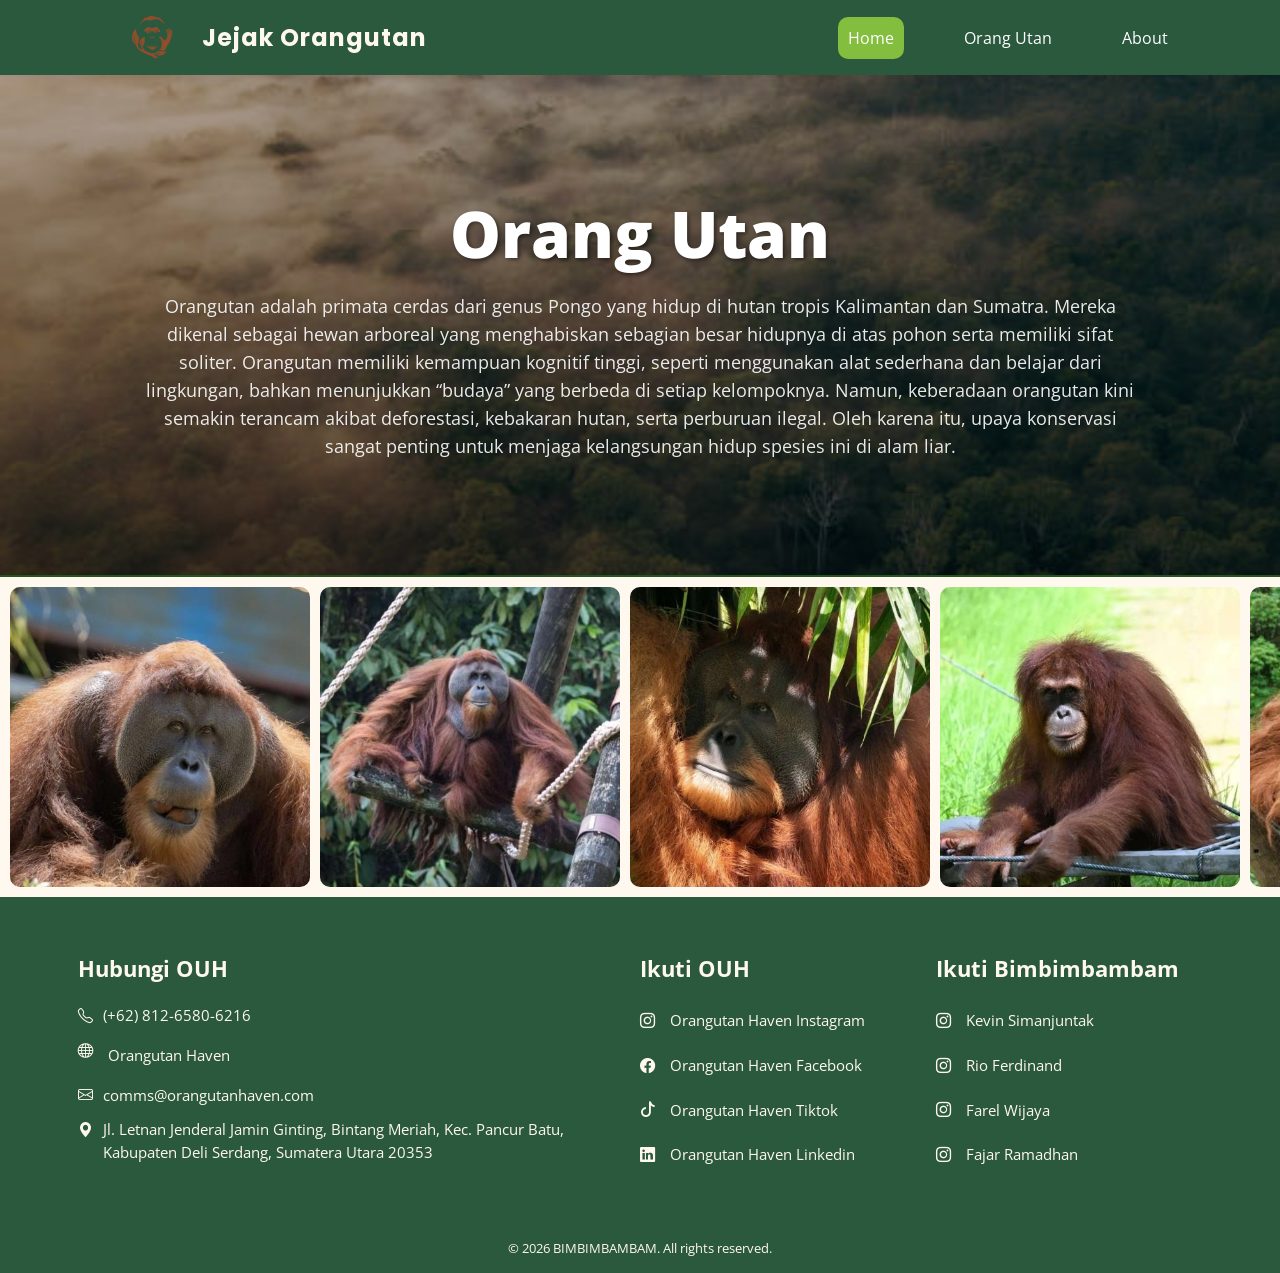
<file: index.html>
<!DOCTYPE html>
<html lang="en">
<head>
  <meta charset="UTF-8">
  <meta name="viewport" content="width=device-width, initial-scale=1.0">
  <title>Jejak Orangutan</title>
  <link rel="stylesheet" href="style.css">

  <link rel="preconnect" href="https://fonts.googleapis.com">
  <link rel="preconnect" href="https://fonts.gstatic.com" crossorigin>
  <link href="https://fonts.googleapis.com/css2?family=Open+Sans:ital,wght@0,300..800;1,300..800&family=Poppins&display=swap" rel="stylesheet">

  <link rel="stylesheet" href="https://cdn.jsdelivr.net/npm/bootstrap-icons@1.13.1/font/bootstrap-icons.min.css">
</head>
<body>
  <header>
    <nav>
      <div class="logo-judul">
        <div class="logo">
          <img src="img/logo.png" alt="logo">
        </div>
        <div class="nav-judul">Jejak Orangutan</div>
      </div>
      <ul>
        <li><a href="index.html" id="home-btn">Home</a></li>
        <li><a href="orangutan.html" id="orangutan-btn">Orang Utan</a></li>
        <li><a href="about.html" id="about-btn">About</a></li>
      </ul>
      <div class="hamburger-menu">
        <input type="checkbox">
        <span></span>
        <span></span>
        <span></span>
      </div>
    </nav>
  </header>

  <main>
    <div class="main-img">
      <div class="main-img-text">
        <h1>Orang Utan</h1>
        <p>Orangutan adalah primata cerdas dari genus Pongo yang hidup di hutan tropis Kalimantan dan Sumatra. Mereka dikenal sebagai hewan arboreal yang menghabiskan sebagian besar hidupnya di atas pohon serta memiliki sifat soliter. Orangutan memiliki kemampuan kognitif tinggi, seperti menggunakan alat sederhana dan belajar dari lingkungan, bahkan menunjukkan “budaya” yang berbeda di setiap kelompoknya. Namun, keberadaan orangutan kini semakin terancam akibat deforestasi, kebakaran hutan, serta perburuan ilegal. Oleh karena itu, upaya konservasi sangat penting untuk menjaga kelangsungan hidup spesies ini di alam liar.</p>
      </div>
    </div>
    
    <div class="img-container">
      <div class="img-track">
        <div class="img-slider">
          <a href="orangutan.html#krismon">
            <img src="img/Krismon.jpeg" alt="orangutan" class="card"><span>Krismon<br>Jenis Kelamin : Jantan<br>Umur : 30 Tahun <br><br><br><i class="bi bi-hand-index-thumb"></i> Klik untuk melihat detail</span>
          </a>
          <a href="orangutan.html#leuser">
            <img src="img/Leuser.jpeg" alt="orangutan" class="card"><span>Leuser <br>Jenis Kelamin : Jantan<br>Umur : 27 Tahun <br><br><br><i class="bi bi-hand-index-thumb"></i> Klik untuk melihat detail</span>
          </a>
          <a href="orangutan.html#fahzren">
            <img src="img/Fahzren.jpeg" alt="orangutan" class="card"><span>Fahzren<br>Jenis Kelamin : Jantan<br>Umur : 28 Tahun <br><br><br><i class="bi bi-hand-index-thumb"></i> Klik untuk melihat detail</span>
          </a>
          <a href="orangutan.html#dina">
            <img src="img/Dina.jpeg" alt="orangutan" class="card"><span>Dina <br>Jenis Kelamin : Betina<br>Umur : 11 Tahun <br><br><br><i class="bi bi-hand-index-thumb"></i> Klik untuk melihat detail</span>
          </a>
          <a href="orangutan.html#lewis">
            <img src="img/Lewis.jpeg" alt="orangutan" class="card"><span>Lewis <br>Jenis Kelamin : Jantan<br>Umur : 35 Tahun <br><br><br><i class="bi bi-hand-index-thumb"></i> Klik untuk melihat detail</span>
          </a>
          <a href="orangutan.html#deknong">
            <img src="img/Dek nong.jpeg" alt="orangutan" class="card"><span>Dek nong <br>Jenis Kelamin : Betina<br>Umur : 27 Tahun <br><br><br><i class="bi bi-hand-index-thumb"></i> Klik untuk melihat detail</span>
          </a>
        </div>

        <div class="img-slider">
          <a href="orangutan.html#krismon">
            <img src="img/Krismon.jpeg" alt="orangutan" class="card"><span>Krismon<br>Jenis Kelamin : Jantan<br>Umur : 30 Tahun <br><br><br><i class="bi bi-hand-index-thumb"></i> Klik untuk melihat detail</span>
          </a>
          <a href="orangutan.html#leuser">
            <img src="img/Leuser.jpeg" alt="orangutan" class="card"><span>Leuser <br>Jenis Kelamin : Jantan<br>Umur : 27 Tahun <br><br><br><i class="bi bi-hand-index-thumb"></i> Klik untuk melihat detail</span>
          </a>
          <a href="orangutan.html#fahzren">
            <img src="img/Fahzren.jpeg" alt="orangutan" class="card"><span>Fahzren<br>Jenis Kelamin : Jantan<br>Umur : 28 Tahun <br><br><br><i class="bi bi-hand-index-thumb"></i> Klik untuk melihat detail</span>
          </a>
          <a href="orangutan.html#dina">
            <img src="img/Dina.jpeg" alt="orangutan" class="card"><span>Dina <br>Jenis Kelamin : Betina<br>Umur : 11 Tahun <br><br><br><i class="bi bi-hand-index-thumb"></i> Klik untuk melihat detail</span>
          </a>
          <a href="orangutan.html#lewis">
            <img src="img/Lewis.jpeg" alt="orangutan" class="card"><span>Lewis <br>Jenis Kelamin : Jantan<br>Umur : 35 Tahun <br><br><br><i class="bi bi-hand-index-thumb"></i> Klik untuk melihat detail</span>
          </a>
          <a href="orangutan.html#deknong">
            <img src="img/Dek nong.jpeg" alt="orangutan" class="card"><span>Dek nong <br>Jenis Kelamin : Betina<br>Umur : 27 Tahun <br><br><br><i class="bi bi-hand-index-thumb"></i> Klik untuk melihat detail</span>
          </a>
        </div>
      </div>
    </div>
  </main>

  <footer>
    <div class="footer-container">
      <div class="footer-item kontak">
        <h3>Hubungi OUH</h3>
        <ul>
          <li><i class="bi bi-telephone"></i>(+62) 812-6580-6216</li>
          <li><i class="bi bi-globe"></i><a href="https://orangutanhaven.com/">Orangutan Haven</a></li>
          <li><i class="bi bi-envelope"></i>comms@orangutanhaven.com</li>
          <li><i class="bi bi-geo-alt-fill"></i>Jl. Letnan Jenderal Jamin Ginting, Bintang Meriah, Kec. Pancur Batu, Kabupaten Deli Serdang, Sumatera Utara 20353</li>
        </ul>
      </div>

      <div class="footer-item sosmed">
        <h3>Ikuti OUH</h3>
        <ul>
          <li><i class="bi bi-instagram"></i><a href="https://www.instagram.com/orangutanhaven?igsh=M21vdDY5NXdxMzls">Orangutan Haven Instagram</a></li>
          <li><i class="bi bi-facebook"></i><a href="https://www.facebook.com/orangutanhavenofficial">Orangutan Haven Facebook</a></li>
          <li><i class="bi bi-tiktok"></i><a href="https://www.tiktok.com/@orangutanhaven">Orangutan Haven Tiktok</a></li>
          <li><i class="bi bi-linkedin"></i><a href="https://www.linkedin.com/company/orangutan-haven">Orangutan Haven Linkedin</a></li>
        </ul>
      </div>

      <div class="footer-item sosmed-team">
        <h3>Ikuti Bimbimbambam</h3>
        <ul>
          <li><i class="bi bi-instagram"></i><a href="https://www.instagram.com/kvinn.o_o?igsh=MW81bHpsb2J4N2I1cg==">Kevin Simanjuntak</a></li>
          <li><i class="bi bi-instagram"></i><a href="https://www.instagram.com/ferdinand_sm06?igsh=MWpzOHI2bXZxamh4cw==">Rio Ferdinand</a></li>
          <li><i class="bi bi-instagram"></i><a href="https://www.instagram.com/farelnasutiiiion_?igsh=MTN6aW1uYjl3dWR1ZQ==">Farel Wijaya</a></li>
          <li><i class="bi bi-instagram"></i><a href="https://www.instagram.com/fajarramadhann14?igsh=MWE3ZGZyd2hiZXp2ag==">Fajar Ramadhan</a></li>
        </ul>
      </div>
    </div>
    <div class="copyright">
      <span> &copy; 2026 BIMBIMBAMBAM. All rights reserved.</span>
    </div>
  </footer>

  <script src="script.js"></script>
</body>
</html>
</file>
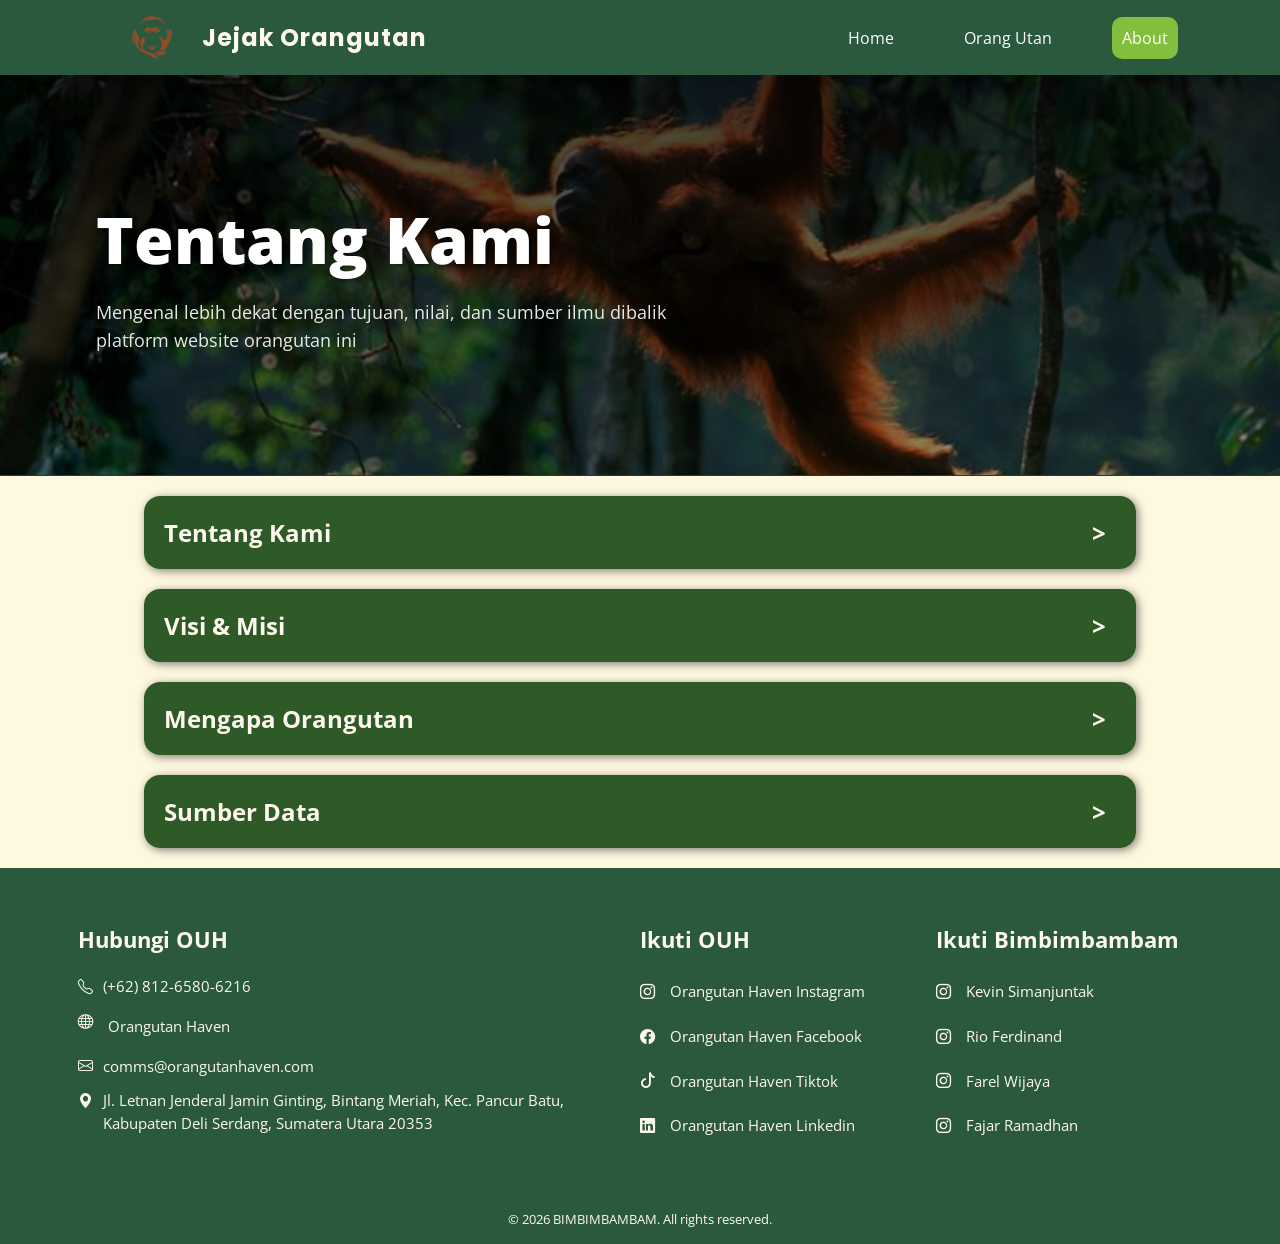
<file: about.html>
<!DOCTYPE html>
<html lang="en">
<head>
  <meta charset="UTF-8">
  <meta name="viewport" content="width=device-width, initial-scale=1.0">
  <title>About</title>
  <link rel="stylesheet" href="about.css">

  <link rel="preconnect" href="https://fonts.googleapis.com">
  <link rel="preconnect" href="https://fonts.gstatic.com" crossorigin>
  <link href="https://fonts.googleapis.com/css2?family=Open+Sans:ital,wght@0,300..800;1,300..800&family=Poppins&display=swap" rel="stylesheet">

  <link rel="stylesheet" href="https://cdn.jsdelivr.net/npm/bootstrap-icons@1.13.1/font/bootstrap-icons.min.css">
</head>
<body>
  <header>
    <nav>
      <div class="logo-judul">
        <div class="logo">
          <img src="img/logo.png" alt="logo">
        </div>
        <div class="nav-judul">Jejak Orangutan</div>
      </div>
      <ul>
        <li><a href="index.html" id="home-btn">Home</a></li>
        <li><a href="orangutan.html" id="orangutan-btn">Orang Utan</a></li>
        <li><a href="about.html" id="about-btn">About</a></li>
      </ul>
      <div class="hamburger-menu">
        <input type="checkbox">
        <span></span>
        <span></span>
        <span></span>
      </div>
    </nav>
  </header>

  <main>
    <div class="main-img">
      <div class="main-img-text">
        <h1>Tentang Kami</h1>
        <p>Mengenal lebih dekat dengan tujuan, nilai, dan sumber ilmu dibalik platform website orangutan ini</p>
      </div>
    </div>
    
    <div class="main-container">
      <div class="main-items">
        <div class="label">
          <h2>Tentang Kami</h2>
          <span>></span>
        </div>
        <div class="content">
          <p>Jejak Orangutan adalah platform edukasi digital yang dirancang untuk menjadi jembatan informasi antara masyarakat umum dengan kehidupan orang utan di habitat aslinya. Website ini hadir untuk mendokumentasikan keunikan primata besar kebanggaan Indonesia sekaligus memantau kondisi terkini pelestarian mereka di alam liar.</p>
        </div>
      </div>
      
      <div class="main-items">
        <div class="label">
          <h2>Visi & Misi</h2>
          <span>></span>
        </div>
        <div class="content">
          <p><span>Visi </span>: Menjadi pusat informasi digital terdepan yang menginspirasi kesadaran kolektif untuk menjaga kelestarian orang utan dan hutan hujan Indonesia. <br><span>Misi </span>: Menyediakan data edukatif yang akurat mengenai perilaku dan peran ekologis orang utan. Mendorong partisipasi publik dalam upaya konservasi habitat.Menyebarkan pesan pentingnya koeksistensi antara manusia dan alam.</p>
        </div>
      </div>

      <div class="main-items">
        <div class="label">
          <h2>Mengapa Orangutan</h2>
          <span>></span>
        </div>
        <div class="content">
          <p>Orang utan adalah spesies payung (umbrella species). Artinya, dengan menjaga mereka, kita secara otomatis menjaga ribuan spesies flora dan fauna lainnya di dalam ekosistem hutan. Sebagai salah satu kerabat terdekat manusia yang berbagi hampir 97% DNA yang sama, keberadaan mereka kini terancam oleh deforestasi dan perubahan iklim. Melindungi orang utan bukan sekadar menjaga satu spesies, melainkan menjaga paru-paru dunia demi masa depan kita semua.</p>
        </div>
      </div>

      <div class="main-items">
        <div class="label">
          <h2>Sumber Data</h2>
          <span>></span>
        </div>
        <div class="content">
          <p>Informasi, statistik, dan status konservasi yang disajikan dalam website ini merujuk pada data kredibel dari organisasi lingkungan global dan nasional, di antaranya IUCN Red List (International Union for Conservation of Nature), WWF (World Wide Fund for Nature), Kementerian Lingkungan Hidup dan Kehutanan (KLHK), dan lembaga rehabilitasi Orang Utan Haven (OUH).</p>
        </div>
      </div>
    </div>
  </main>
  
  <footer>
    <div class="footer-container">
      <div class="footer-item kontak">
        <h3>Hubungi OUH</h3>
        <ul>
          <li><i class="bi bi-telephone"></i>(+62) 812-6580-6216</li>
          <li><i class="bi bi-globe"></i><a href="https://orangutanhaven.com/">Orangutan Haven</a></li>
          <li><i class="bi bi-envelope"></i>comms@orangutanhaven.com</li>
          <li><i class="bi bi-geo-alt-fill"></i>Jl. Letnan Jenderal Jamin Ginting, Bintang Meriah, Kec. Pancur Batu, Kabupaten Deli Serdang, Sumatera Utara 20353</li>
        </ul>
      </div>

      <div class="footer-item sosmed">
        <h3>Ikuti OUH</h3>
        <ul>
          <li><i class="bi bi-instagram"></i><a href="https://www.instagram.com/orangutanhaven?igsh=M21vdDY5NXdxMzls">Orangutan Haven Instagram</a></li>
          <li><i class="bi bi-facebook"></i><a href="https://www.facebook.com/orangutanhavenofficial">Orangutan Haven Facebook</a></li>
          <li><i class="bi bi-tiktok"></i><a href="https://www.tiktok.com/@orangutanhaven">Orangutan Haven Tiktok</a></li>
          <li><i class="bi bi-linkedin"></i><a href="https://www.linkedin.com/company/orangutan-haven">Orangutan Haven Linkedin</a></li>
        </ul>
      </div>

      <div class="footer-item sosmed-team">
        <h3>Ikuti Bimbimbambam</h3>
        <ul>
          <li><i class="bi bi-instagram"></i><a href="https://www.instagram.com/kvinn.o_o?igsh=MW81bHpsb2J4N2I1cg==">Kevin Simanjuntak</a></li>
          <li><i class="bi bi-instagram"></i><a href="https://www.instagram.com/ferdinand_sm06?igsh=MWpzOHI2bXZxamh4cw==">Rio Ferdinand</a></li>
          <li><i class="bi bi-instagram"></i><a href="https://www.instagram.com/farelnasutiiiion_?igsh=MTN6aW1uYjl3dWR1ZQ==">Farel Wijaya</a></li>
          <li><i class="bi bi-instagram"></i><a href="https://www.instagram.com/fajarramadhann14?igsh=MWE3ZGZyd2hiZXp2ag==">Fajar Ramadhan</a></li>
        </ul>
      </div>
    </div>
    <div class="copyright">
      <span> &copy; 2026 BIMBIMBAMBAM. All rights reserved.</span>
    </div>
  </footer>

  <script src="script.js"></script>
</body>
</html>
</file>
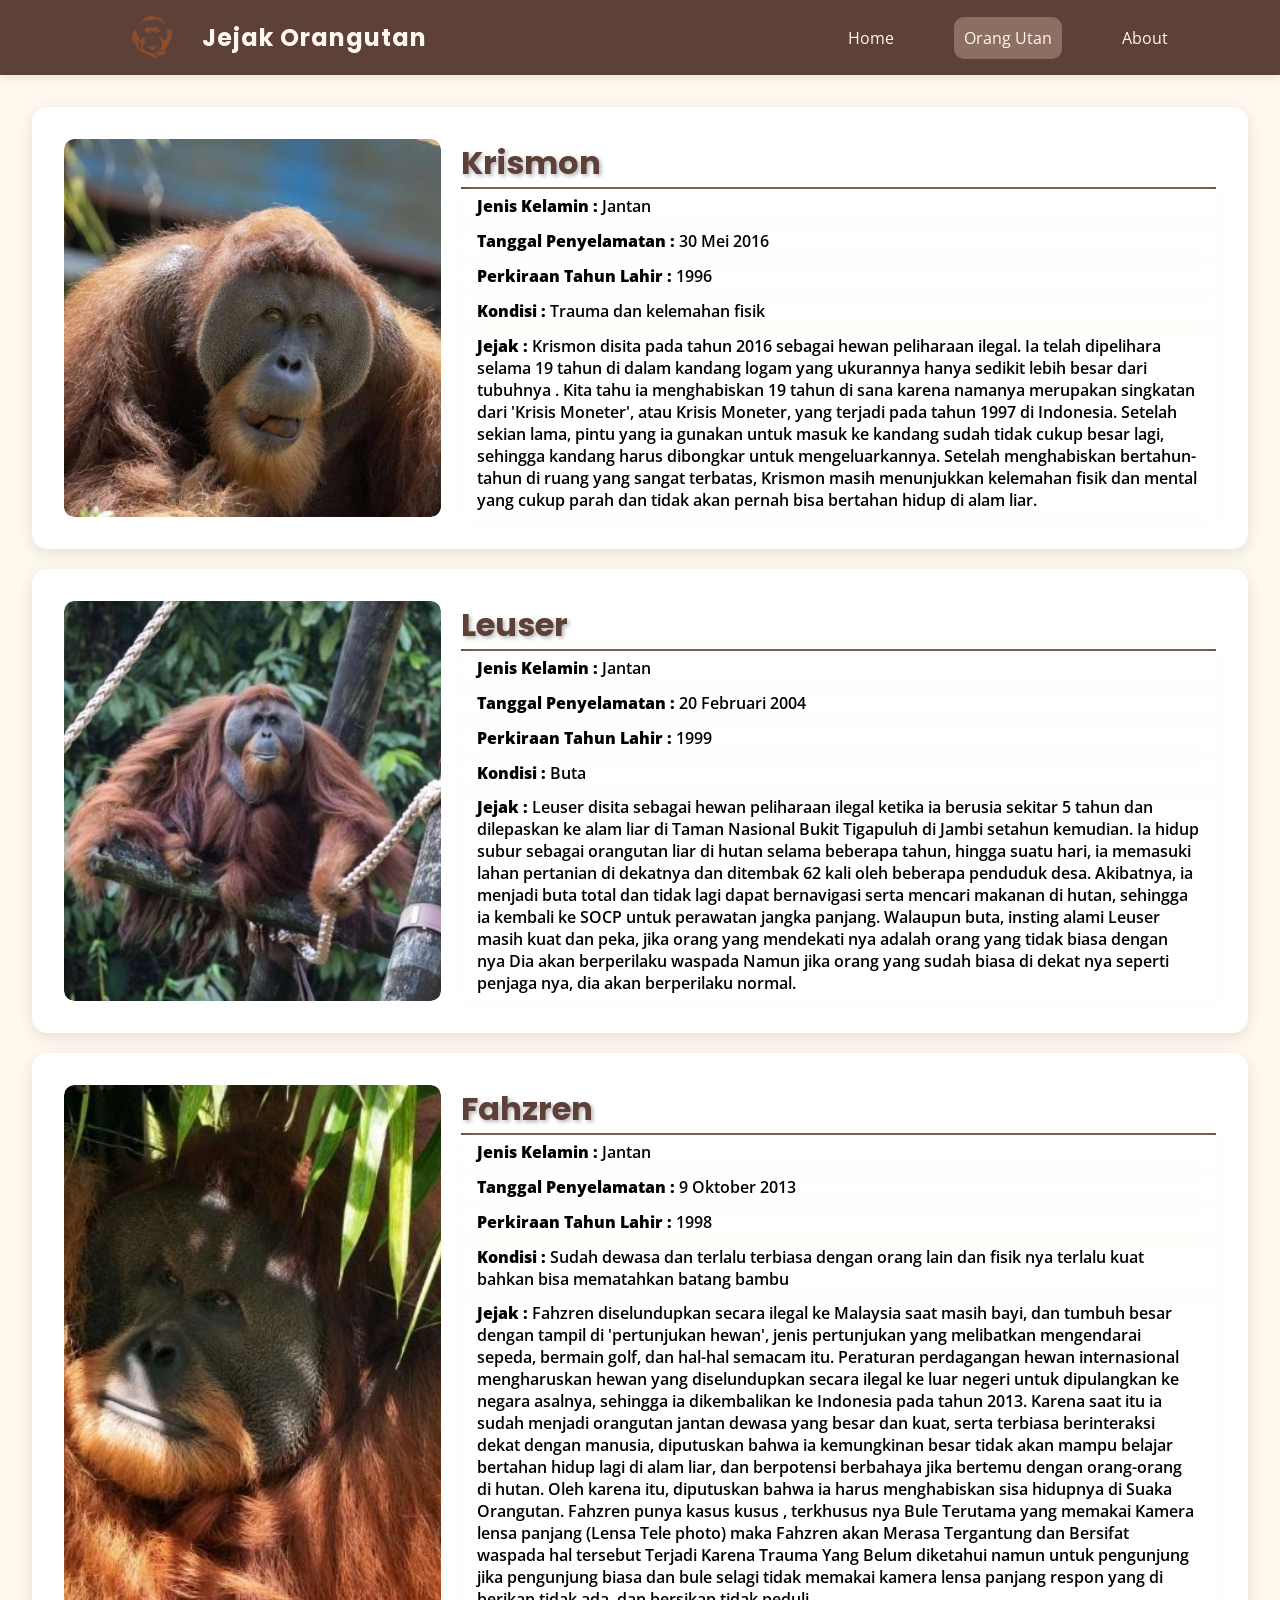
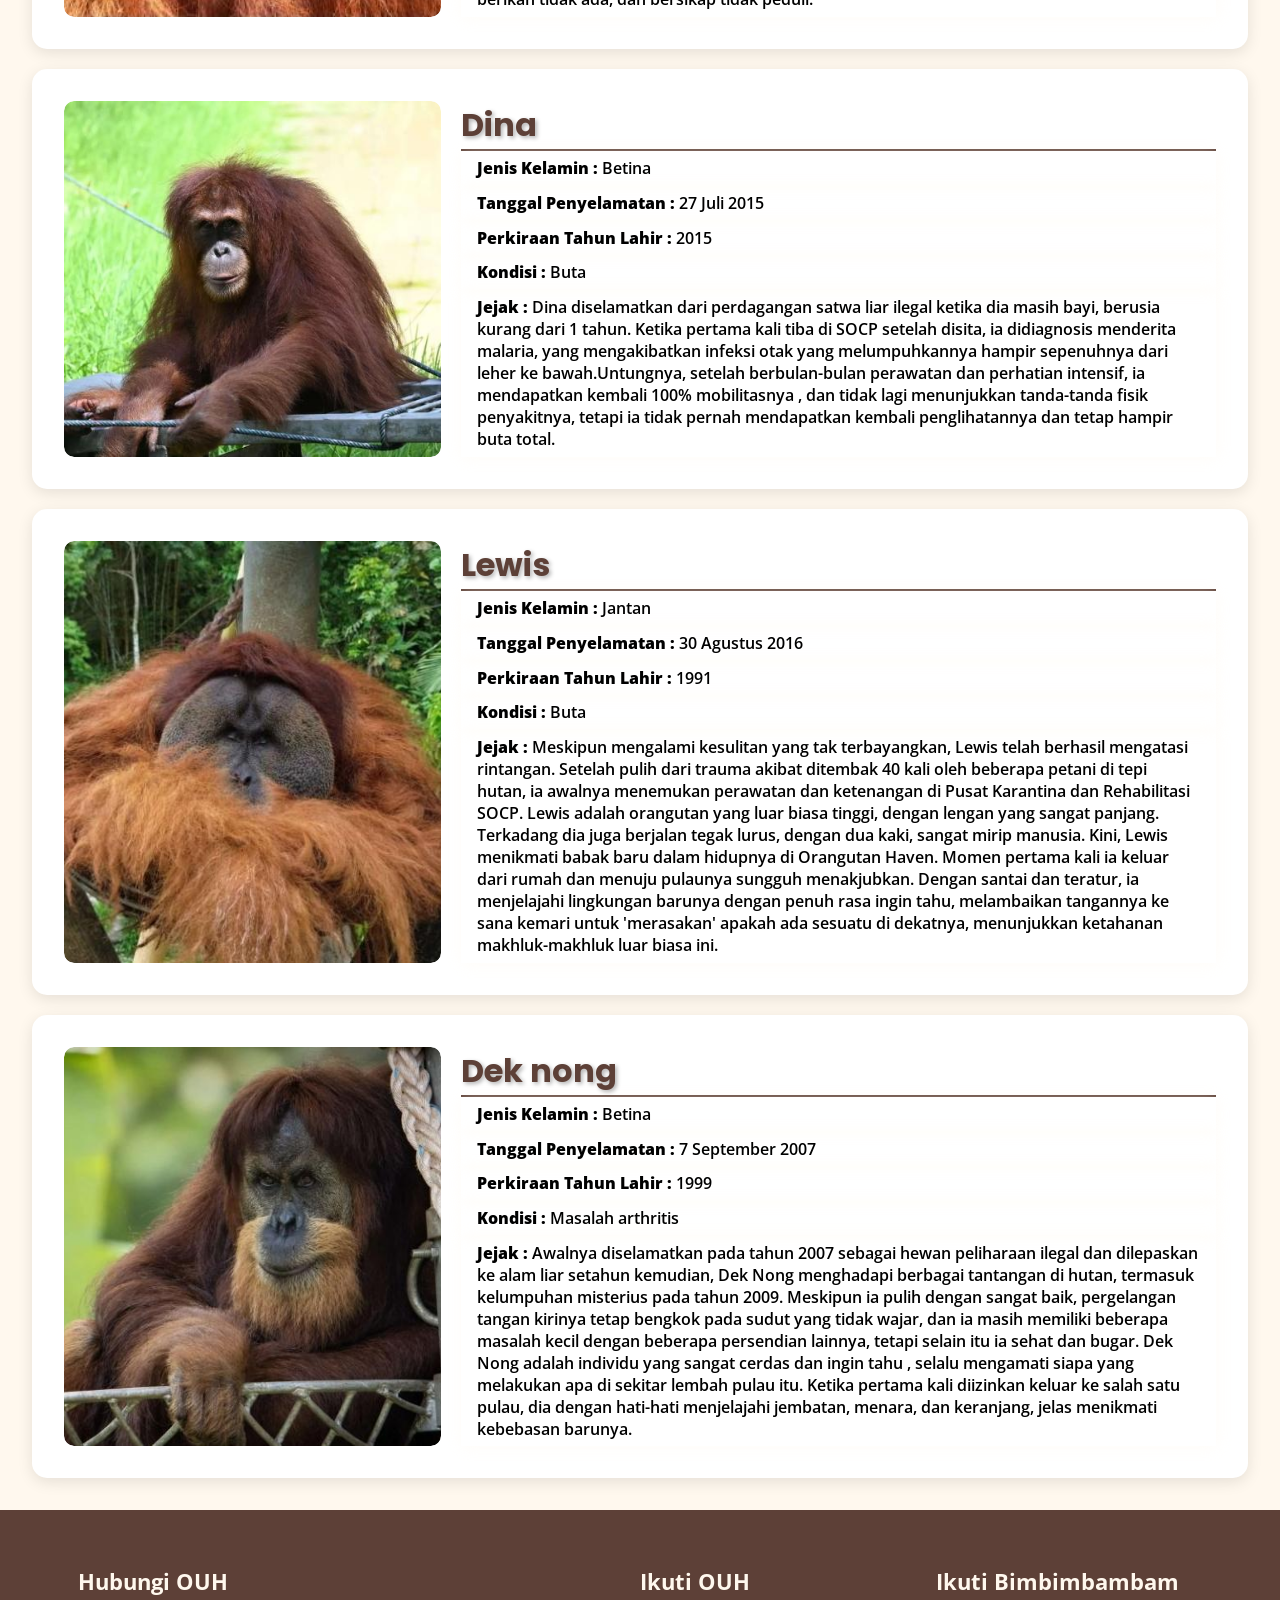
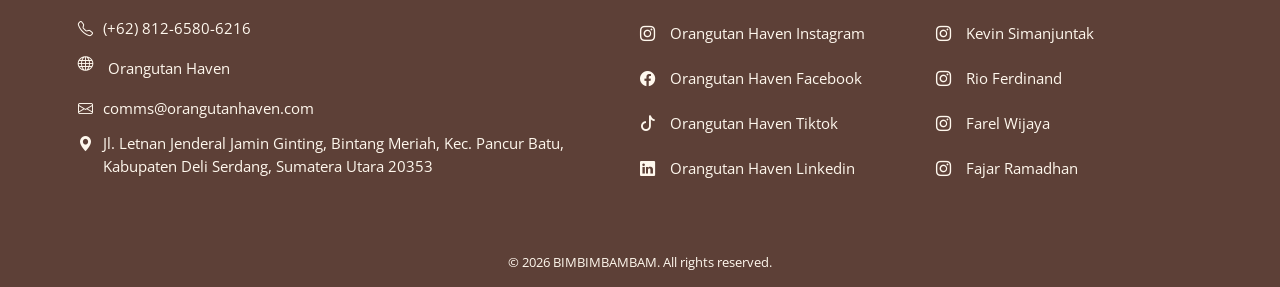
<file: orangutan.html>
<!DOCTYPE html>
<html lang="en">
<head>
  <meta charset="UTF-8">
  <meta name="viewport" content="width=device-width, initial-scale=1.0">
  <title>Orangutan</title>
  <link rel="stylesheet" href="orangutan.css">

  <link rel="preconnect" href="https://fonts.googleapis.com">
  <link rel="preconnect" href="https://fonts.gstatic.com" crossorigin>
  <link href="https://fonts.googleapis.com/css2?family=Open+Sans:ital,wght@0,300..800;1,300..800&family=Poppins&display=swap" rel="stylesheet">

  <link rel="stylesheet" href="https://cdn.jsdelivr.net/npm/bootstrap-icons@1.13.1/font/bootstrap-icons.min.css">
</head>
<body>
  <header>
    <nav>
      <div class="logo-judul">
        <div class="logo">
          <img src="img/logo.png" alt="logo">
        </div>
        <div class="nav-judul">Jejak Orangutan</div>
      </div>
      <ul>
        <li><a href="index.html" id="home-btn">Home</a></li>
        <li><a href="orangutan.html" id="orangutan-btn">Orang Utan</a></li>
        <li><a href="about.html" id="about-btn">About</a></li>
      </ul>
      <div class="hamburger-menu">
        <input type="checkbox">
        <span></span>
        <span></span>
        <span></span>
      </div>
    </nav>
  </header>

  <main>
    <div class="main-container">
      <div class="card">
        <div class="img-card" id="krismon">
            <img src="img/Krismon.jpeg">
        </div>
        <div class="text-card">
          <h2>Krismon</h2>
          <p>Jenis Kelamin : <span>Jantan</span></p>
          <p>Tanggal Penyelamatan : <span>30 Mei 2016</span></p>
          <p>Perkiraan Tahun Lahir : <span>1996</span></p>
          <p>Kondisi : <span>Trauma dan kelemahan fisik</span></p>
          <p>Jejak : <span> Krismon disita pada tahun 2016 sebagai hewan peliharaan ilegal. Ia telah dipelihara selama 19 tahun di dalam kandang logam yang ukurannya hanya sedikit lebih besar dari tubuhnya . Kita tahu ia menghabiskan 19 tahun di sana karena namanya merupakan singkatan dari 'Krisis Moneter', atau Krisis Moneter, yang terjadi pada tahun 1997 di Indonesia. Setelah sekian lama, pintu yang ia gunakan untuk masuk ke kandang sudah tidak cukup besar lagi, sehingga kandang harus dibongkar untuk mengeluarkannya. Setelah menghabiskan bertahun-tahun di ruang yang sangat terbatas, Krismon masih menunjukkan kelemahan fisik dan mental yang cukup parah dan tidak akan pernah bisa bertahan hidup di alam liar.</span></p>
        </div>
      </div>
      <div class="card">
        <div class="img-card" id="leuser">
          <img src="img/Leuser.jpeg">
        </div>
        <div class="text-card">
          <h2>Leuser</h2>
          <p>Jenis Kelamin : <span>Jantan</span></p>
          <p>Tanggal Penyelamatan : <span>20 Februari 2004</span></p>
          <p>Perkiraan Tahun Lahir : <span>1999</span></p>
          <p>Kondisi : <span>Buta</span></p>
          <p>Jejak : <span>Leuser disita sebagai hewan peliharaan ilegal ketika ia berusia sekitar 5 tahun dan dilepaskan ke alam liar di Taman Nasional Bukit Tigapuluh di Jambi setahun kemudian. Ia hidup subur sebagai orangutan liar di hutan selama beberapa tahun, hingga suatu hari, ia memasuki lahan pertanian di dekatnya dan ditembak 62 kali oleh beberapa penduduk desa. Akibatnya, ia menjadi buta total dan tidak lagi dapat bernavigasi serta mencari makanan di hutan, sehingga ia kembali ke SOCP untuk perawatan jangka panjang. Walaupun buta, insting alami Leuser masih kuat dan peka, jika orang yang mendekati nya adalah orang yang tidak biasa dengan nya Dia akan berperilaku waspada Namun jika orang yang sudah biasa di dekat nya seperti penjaga nya, dia akan berperilaku normal.</span></p>
        </div>
      </div>
      <div class="card">
        <div class="img-card" id="fahzren">
          <img src="img/Fahzren.jpeg">
        </div>
        <div class="text-card">
          <h2>Fahzren</h2>
          <p>Jenis Kelamin : <span>Jantan</span></p>
          <p>Tanggal Penyelamatan : <span>9 Oktober 2013</span></p>
          <p>Perkiraan Tahun Lahir : <span>1998</span></p>
          <p>Kondisi : <span>Sudah dewasa dan terlalu terbiasa dengan orang lain dan fisik nya terlalu kuat bahkan bisa mematahkan batang bambu</span></p>
          <p>Jejak : <span>Fahzren diselundupkan secara ilegal ke Malaysia saat masih bayi, dan tumbuh besar dengan tampil di 'pertunjukan hewan', jenis pertunjukan yang melibatkan mengendarai sepeda, bermain golf, dan hal-hal semacam itu. Peraturan perdagangan hewan internasional mengharuskan hewan yang diselundupkan secara ilegal ke luar negeri untuk dipulangkan ke negara asalnya, sehingga ia dikembalikan ke Indonesia pada tahun 2013. Karena saat itu ia sudah menjadi orangutan jantan dewasa yang besar dan kuat, serta terbiasa berinteraksi dekat dengan manusia, diputuskan bahwa ia kemungkinan besar tidak akan mampu belajar bertahan hidup lagi di alam liar, dan berpotensi berbahaya jika bertemu dengan orang-orang di hutan. Oleh karena itu, diputuskan bahwa ia harus menghabiskan sisa hidupnya di Suaka Orangutan. Fahzren punya kasus kusus , terkhusus nya Bule Terutama yang memakai Kamera lensa panjang (Lensa Tele photo) maka Fahzren akan Merasa Tergantung dan Bersifat waspada hal tersebut Terjadi Karena Trauma Yang Belum diketahui namun untuk pengunjung jika pengunjung biasa dan bule selagi tidak memakai kamera lensa panjang respon yang di berikan tidak ada, dan bersikap tidak peduli.</span></p>
        </div>
      </div>
      <div class="card">
        <div class="img-card" id="dina">
          <img src="img/Dina.jpeg">
        </div>
        <div class="text-card">
          <h2>Dina</h2>
          <p>Jenis Kelamin : <span>Betina</span></p>
          <p>Tanggal Penyelamatan : <span>27 Juli 2015</span></p>
          <p>Perkiraan Tahun Lahir : <span>2015</span></p>
          <p>Kondisi : <span>Buta</span></p>
          <p>Jejak : <span>Dina diselamatkan dari perdagangan satwa liar ilegal ketika dia masih bayi, berusia kurang dari 1 tahun. Ketika pertama kali tiba di SOCP setelah disita, ia didiagnosis menderita malaria, yang mengakibatkan infeksi otak yang melumpuhkannya hampir sepenuhnya dari leher ke bawah.Untungnya, setelah berbulan-bulan perawatan dan perhatian intensif, ia mendapatkan kembali 100% mobilitasnya , dan tidak lagi menunjukkan tanda-tanda fisik penyakitnya, tetapi ia tidak pernah mendapatkan kembali penglihatannya dan tetap hampir buta total.</span></p>
        </div>
      </div>
      <div class="card">
        <div class="img-card" id="lewis">
          <img src="img/Lewis.jpeg">
        </div>
        <div class="text-card">
          <h2>Lewis</h2>
          <p>Jenis Kelamin : <span>Jantan</span></p>
          <p>Tanggal Penyelamatan : <span>30 Agustus 2016</span></p>
          <p>Perkiraan Tahun Lahir : <span>1991</span></p>
          <p>Kondisi : <span>Buta</span></p>
          <p>Jejak : <span>Meskipun mengalami kesulitan yang tak terbayangkan, Lewis telah berhasil mengatasi rintangan. Setelah pulih dari trauma akibat ditembak 40 kali oleh beberapa petani di tepi hutan, ia awalnya menemukan perawatan dan ketenangan di Pusat Karantina dan Rehabilitasi SOCP. Lewis adalah orangutan yang luar biasa tinggi, dengan lengan yang sangat panjang. Terkadang dia juga berjalan tegak lurus, dengan dua kaki, sangat mirip manusia. Kini, Lewis menikmati babak baru dalam hidupnya di Orangutan Haven. Momen pertama kali ia keluar dari rumah dan menuju pulaunya sungguh menakjubkan. Dengan santai dan teratur, ia menjelajahi lingkungan barunya dengan penuh rasa ingin tahu, melambaikan tangannya ke sana kemari untuk 'merasakan' apakah ada sesuatu di dekatnya, menunjukkan ketahanan makhluk-makhluk luar biasa ini.</span></p>
        </div>
      </div>
      <div class="card">
        <div class="img-card" id="deknong">
          <img src="img/Dek nong.jpeg">
        </div>
        <div class="text-card">
          <h2>Dek nong</h2>
          <p>Jenis Kelamin : <span>Betina</span></p>
          <p>Tanggal Penyelamatan : <span>7 September 2007</span></p>
          <p>Perkiraan Tahun Lahir : <span>1999</span></p>
          <p>Kondisi : <span>Masalah arthritis</span></p>
          <p>Jejak : <span>Awalnya diselamatkan pada tahun 2007 sebagai hewan peliharaan ilegal dan dilepaskan ke alam liar setahun kemudian, Dek Nong menghadapi berbagai tantangan di hutan, termasuk kelumpuhan misterius pada tahun 2009. Meskipun ia pulih dengan sangat baik, pergelangan tangan kirinya tetap bengkok pada sudut yang tidak wajar, dan ia masih memiliki beberapa masalah kecil dengan beberapa persendian lainnya, tetapi selain itu ia sehat dan bugar. Dek Nong adalah individu yang sangat cerdas dan ingin tahu , selalu mengamati siapa yang melakukan apa di sekitar lembah pulau itu. Ketika pertama kali diizinkan keluar ke salah satu pulau, dia dengan hati-hati menjelajahi jembatan, menara, dan keranjang, jelas menikmati kebebasan barunya.</span></p>
        </div>
      </div>
    </div>
    
  </main>

  <footer>
    <div class="footer-container">
      <div class="footer-item kontak">
        <h3>Hubungi OUH</h3>
        <ul>
          <li><i class="bi bi-telephone"></i>(+62) 812-6580-6216</li>
          <li><i class="bi bi-globe"></i><a href="https://orangutanhaven.com/">Orangutan Haven</a></li>
          <li><i class="bi bi-envelope"></i>comms@orangutanhaven.com</li>
          <li><i class="bi bi-geo-alt-fill"></i>Jl. Letnan Jenderal Jamin Ginting, Bintang Meriah, Kec. Pancur Batu, Kabupaten Deli Serdang, Sumatera Utara 20353</li>
        </ul>
      </div>

      <div class="footer-item sosmed">
        <h3>Ikuti OUH</h3>
        <ul>
          <li><i class="bi bi-instagram"></i><a href="https://www.instagram.com/orangutanhaven?igsh=M21vdDY5NXdxMzls">Orangutan Haven Instagram</a></li>
          <li><i class="bi bi-facebook"></i><a href="https://www.facebook.com/orangutanhavenofficial">Orangutan Haven Facebook</a></li>
          <li><i class="bi bi-tiktok"></i><a href="https://www.tiktok.com/@orangutanhaven">Orangutan Haven Tiktok</a></li>
          <li><i class="bi bi-linkedin"></i><a href="https://www.linkedin.com/company/orangutan-haven">Orangutan Haven Linkedin</a></li>
        </ul>
      </div>

      <div class="footer-item sosmed-team">
        <h3>Ikuti Bimbimbambam</h3>
        <ul>
          <li><i class="bi bi-instagram"></i><a href="https://www.instagram.com/kvinn.o_o?igsh=MW81bHpsb2J4N2I1cg==">Kevin Simanjuntak</a></li>
          <li><i class="bi bi-instagram"></i><a href="https://www.instagram.com/ferdinand_sm06?igsh=MWpzOHI2bXZxamh4cw==">Rio Ferdinand</a></li>
          <li><i class="bi bi-instagram"></i><a href="https://www.instagram.com/farelnasutiiiion_?igsh=MTN6aW1uYjl3dWR1ZQ==">Farel Wijaya</a></li>
          <li><i class="bi bi-instagram"></i><a href="https://www.instagram.com/fajarramadhann14?igsh=MWE3ZGZyd2hiZXp2ag==">Fajar Ramadhan</a></li>
        </ul>
      </div>
    </div>
    <div class="copyright">
      <span> &copy; 2026 BIMBIMBAMBAM. All rights reserved.</span>
    </div>
  </footer>

  <script src="script.js"></script>
</body>
</html>
</file>
<file: style.css>
* {
  margin: 0;
  padding: 0;
  font-family: "Open Sans", sans-serif;
}

body {
  background-color: #fff8ee;
}

/* Header */
header {
  height: 75px;
  color: #fff8ee;
  background-color: #2a593e;
  box-shadow: 0 2px 10px rgba(0,0,0,0.1);
  position: sticky;
  top: 0;
  z-index: 999;
}

nav {
  padding: 0 8%;
  height: 100%;
  display: flex;
  justify-content: space-between;
  align-items: center;
}


.logo-judul {
  display: flex;
  align-items: center;
}

.logo img {
  width: 100px;
  display: block;
}

.nav-judul {
  font-size: 24px;
  font-weight: bold;
  font-family: "Poppins", sans-serif;
  letter-spacing: 1px;
}

nav span {
  display: 0;
  transition: .3s;
}

nav ul {
  list-style: none;
  display: flex;
  justify-content: space-between;
  gap: 50px;
  box-sizing: border-box;
}

nav li a {
  border-radius: 10px;
  padding: 10px;
  text-decoration: none;
  color: white;
  transition: 0.3s;
}

#home-btn {
  background-color: #83be3f;
}

nav li:hover a {
  background-color: #8bc34a;
}

/* Hamburger Menu */
.hamburger-menu {
  width: 30px;
  height: 20px;
  display: flex;
  flex-direction: column;
  justify-content: space-between;
  cursor: pointer;
  display: none;
  position: relative;
}

.hamburger-menu span {
  width: 100%;
  height: 3px;
  background-color: white;
  transition: .3s;
}

.hamburger-menu input {
  position: absolute;
  width: 50px;
  height: 40px;
  left: -15px;
  top: -10px;
  opacity: 0;
  z-index: 99;
}

.hamburger-menu input:checked ~ span:nth-child(2) {
  transform: rotate(45deg);
  transform-origin: top left;
  translate: 1px -1px;
}

.hamburger-menu input:checked ~ span:nth-child(3) {
  transform: scale(0);
}

.hamburger-menu input:checked ~ span:nth-child(4) {
  transform: rotate(-45deg);
  transform-origin: bottom left;
  translate: -1px 1px;
}

/* Main */
.main-img {
  position: relative;
  min-height: 500px;
  background: linear-gradient(rgba(0, 0, 0, 0.3), rgba(0, 0, 0, 0.5)), url('img/Hutan.jpeg');
  background-repeat: no-repeat;
  background-size: cover;
  background-position: center;
  display: flex;
  justify-content: center;
  align-items: center;
  color: white;
  border-bottom: 2px solid #245521;
}

.main-img-text {
  max-width: 1000px;
  padding: 20px;
  text-align: center;
  animation: keAtas 1.5s ease-out;
}

.main-img-text h1 {
  font-size: 4em;
  font-weight: 800;
  margin-bottom: 15px;
  text-shadow: 2px 2px 4px rgba(0, 0, 0, 0.5);
}

.main-img-text p {
  font-size: 1.1em;
  line-height: 1.6;
  opacity: 0.9;
}

@keyframes keAtas {
  0% { 
    opacity: 0; transform: translateY(20px); 
  }
  100% {
    opacity: 1; transform: translateY(0); 
  }
}

/* slider image */
.img-container {
  background-color: #fff8ee;
  padding: 10px;
  height: 300px;
  overflow: hidden;
}

.img-track{
  display: flex;
  width: max-content; 
  gap: 10px; 
  animation: keKiri 20s infinite linear;
}

.img-slider a {
  position: relative;
  display: block;
  border-radius: 10px;
}

.img-slider{
  display: flex;
  gap: 10px;
}

.card{
  width: 300px;
  height: 300px;
  object-fit: cover;
  border-radius: 10px;
  transition: .3s;
}

.img-slider a span {
  position: absolute;
  top: 50%;
  left: 50%;
  transform: translate(-50%, -10%);
  width: 90%;
  color: #fff8ee;
  font-size: 18px;
  font-weight: 600;
  line-height: 1.5;
  font-family: 'Poppins', sans-serif;
  text-align: center;
  text-shadow: 2px 2px 12px rgba(0, 0, 0, 0.9);
  opacity: 0;
  transition: .4s;
  z-index: 10;
  pointer-events: none;
}

.img-slider a:hover span {
  opacity: 1;
  transform: translate(-50%, -50%);
}

.card:hover {
  transform: scale(1.05);
  filter: brightness(40%);
}

.img-track:hover {
  animation-play-state: paused;
}

@keyframes keKiri {
  0% {
    transform: translateX(0);
  }
  100% {
    transform: translateX(-50%);
  }
}

/* Footer */
footer {
  padding: 1em;
  height: max-content;
  display: flex;
  flex-direction: column;
  justify-content: center;
  align-items: center;
  gap: 1em;
  background-color: #2a593e;
  color: #fff8ee;
}

.footer-container {
  display: flex;
  justify-content: space-between;
  width: 90%;
  max-width: 1200px;
  padding: 40px 0;
  gap: 30px;
}

.footer-item {
  flex: 1;
}

.kontak {
  flex: 2;
}

.footer-item h3 {
  font-size: 1.4rem;
  margin-bottom: 15px;
  padding-bottom: 5px;
}

.footer-item ul {
  list-style: none;
  padding: 0;
}

.footer-item a {
  text-decoration: none;
  color: #fff8ee;
  padding: 5px;
  border-radius: 10px;
  transition: .3s;
}

.footer-item a:hover {
  background-color: #8bc34a;
}

.footer-item li {
  margin-bottom: 12px;
  font-size: 0.95rem;
  display: flex;
  align-items: center;
  gap: 10px;
  line-height: 1.5;
}

.kontak li {
  align-items: flex-start;
}

.copyright {
  font-size: 0.8em;
}



/* Responsive */
@media screen and (max-width: 576px) {
  /* Header */
  nav {
    padding-right: 3em;
    justify-content: space-between;
  }

  .nav-judul {
    font-size: 1em;
  }

  nav ul{
    display: flex;
    flex-direction: column;
    justify-content: space-evenly;
    padding-left: 20px;
    background-color: #2a593e;
    box-shadow: -5px 5px 10px rgba(0, 0, 0, 0.5);
    border-radius: 0 0 0 20px;
    position: absolute;
    right: 0;
    top: 75px;
    width: 300px;
    height: 500px;
    z-index: -1;
    translate: 0 -600px;
    transition: .8s;
  }

  nav ul li {
    border-bottom: 1px solid white;
    padding: 20px;
  }

  .turun {
    translate: 0;
  }

  .hamburger-menu {
    display: flex;
  }

  /* Main */
  .main-img-text {
    max-width: 400px;
  }

  .main-img-text h1 {
    font-size: 2.5em;
  }

  .main-img-text p {
    font-size: 0.5em;
  }

  /* Footer */
  .footer-container {
    flex-direction: column;
    gap: 2em;
  }

  .footer-item h3 {
    margin-top: 1em;
  }
  
  
}

@media screen and (max-width: 810px){
  /* Header */
  nav {
    justify-content: space-between;
    padding: 0 3em 0 0;
  }
  
  .logo-judul {
    margin: 0;
  }

  .nav-judul{
    font-size: 1em;
  }
  
  nav ul {
    gap: 1em;
  }
  
  /* Main */
  .main-img-text {
    max-width: 600px;
  }

  .main-img-text h1 {
    font-size: 3em;
  }
  
  .main-img-text p {
    font-size: 0.8em;
  }
  
  /* Footer */
  .footer-container {
    flex-direction: column;
    gap: 2em;
  }
  
  .footer-item h3 {
    margin-top: 1em;
  }
  
}
</file>
<file: about.css>
* {
  margin: 0;
  padding: 0;
  font-family: "Open Sans", sans-serif;
}

body {
  background-color: #fff8e1;
}

/* Header */
header {
  height: 75px;
  color: #fff8ee;
  background-color: #2a593e;
  box-shadow: 0 2px 10px rgba(0,0,0,0.1);
  position: sticky;
  top: 0;
  z-index: 999;
}

nav {
  padding: 0 8%;
  height: 100%;
  display: flex;
  justify-content: space-between;
  align-items: center;
}


.logo-judul {
  display: flex;
  align-items: center;
}

.logo img {
  width: 100px;
  display: block;
}

.nav-judul {
  font-size: 24px;
  font-weight: bold;
  font-family: "Poppins", sans-serif;
  letter-spacing: 1px;
}

nav span {
  display: 0;
  transition: .3s;
}

nav ul {
  list-style: none;
  display: flex;
  justify-content: space-between;
  gap: 50px;
  box-sizing: border-box;
}

nav li a {
  border-radius: 10px;
  padding: 10px;
  text-decoration: none;
  color: white;
  transition: 0.3s;
}

#about-btn {
  background-color: #83be3f;
}

nav li:hover a {
  background-color: #8bc34a;
}

/* Hamburger Menu */
.hamburger-menu {
  width: 30px;
  height: 20px;
  display: flex;
  flex-direction: column;
  justify-content: space-between;
  cursor: pointer;
  display: none;
  position: relative;
}

.hamburger-menu span {
  width: 100%;
  height: 3px;
  background-color: white;
  transition: .3s;
}

.hamburger-menu input {
  position: absolute;
  width: 50px;
  height: 40px;
  left: -15px;
  top: -10px;
  opacity: 0;
  z-index: 99;
}

.hamburger-menu input:checked ~ span:nth-child(2) {
  transform: rotate(45deg);
  transform-origin: top left;
  translate: 1px -1px;
}

.hamburger-menu input:checked ~ span:nth-child(3) {
  transform: scale(0);
}

.hamburger-menu input:checked ~ span:nth-child(4) {
  transform: rotate(-45deg);
  transform-origin: bottom left;
  translate: -1px 1px;
}

/* Main */
.main-img {
  position: relative;
  min-height: 400px;
  background: linear-gradient(rgba(0, 0, 0, 0.753), rgba(0, 0, 0, 0.425)), url('img/About image.jpeg');
  background-repeat: no-repeat;
  background-size: cover;
  background-position: center;
  display: flex;
  align-items: center;
  color: white;
  border-bottom: 1px solid #1b4519;
}

.main-img-text {
  max-width: 600px;
  padding: 6em;
  animation: keAtas 1.5s ease-out;
  font-family: "Poppins", sans-serif;
}

.main-img-text h1 {
  font-size: 4em;
  font-weight: 800;
  margin-bottom: 15px;
  text-shadow: 2px 2px 4px rgba(0, 0, 0, 0.5);
}

.main-img-text p {
  font-size: 1.1em;
  line-height: 1.6;
  opacity: 0.9;
}

@keyframes keAtas {
  0% { 
    opacity: 0; transform: translateY(20px); 
  }
  100% {
    opacity: 1; transform: translateY(0); 
  }
}

/* List apala */
.main-container {
  display: flex;
  flex-direction: column;
  justify-content: center;
  align-items: center;
  gap: 20px;
  padding: 20px;
  color: #fff8ee;
}

.main-items {
  max-width: 80%;
  border-radius: 1em;
  display: flex;
  flex-direction: column;
  overflow: hidden;
  transition: .5s;
  box-shadow: 2px 2px 10px rgba(0, 0, 0, 0.5);
}

.main-items:hover {
  scale: 1.05
}

.label {
  display: flex;
  justify-content: space-between;
  align-items: center;
  padding: 20px 30px 20px 20px;
  background-color: #2d5a27;
  color: #fff8ee;
  z-index: 99;
  transition: .5s;
  font-family: 'Poppins', sans-serif;
  cursor: pointer;
}

.label span {
  font-size: 1.5em;
  font-weight: bold;
  transition: .3s;
}

.label.buka span {
  rotate: 90deg;
}

.content {
  background-color: #3a9155;
  color: #fff8ee;
  max-height: 0;
  overflow: hidden;
  transition: .5s ease-in-out;
}

.content p {
  padding: 10px 30px 20px 30px;
  line-height: 1.8;
  font-size: 1.2rem;
  letter-spacing: 2px;
}

.content p span {
  font-weight: bold;
  color: #f4ebcf;
}

.label.buka + .content {
  max-height: 500px;
}


/* Footer */
footer {
  padding: 1em;
  height: max-content;
  display: flex;
  flex-direction: column;
  justify-content: center;
  align-items: center;
  gap: 1em;
  background-color: #2a593e;
  color: #fff8ee;
}

.footer-container {
  display: flex;
  justify-content: space-between;
  width: 90%;
  max-width: 1200px;
  padding: 40px 0;
  gap: 30px;
}

.footer-item {
  flex: 1;
}

.kontak {
  flex: 2;
}

.footer-item h3 {
  font-size: 1.4rem;
  margin-bottom: 15px;
  padding-bottom: 5px;
}

.footer-item ul {
  list-style: none;
  padding: 0;
}

.footer-item a {
  text-decoration: none;
  color: #fff8ee;
  padding: 5px;
  border-radius: 10px;
  transition: .3s;
}

.footer-item a:hover {
  background-color: #8bc34a;
}

.footer-item li {
  margin-bottom: 12px;
  font-size: 0.95rem;
  display: flex;
  align-items: center;
  gap: 10px;
  line-height: 1.5;
}

.kontak li {
  align-items: flex-start;
}

.copyright {
  font-size: 0.8em;
}


/* Responsive */
@media screen and (max-width: 576px) {
  /* Header */
  nav {
    padding-right: 3em;
    justify-content: space-between;
  }

  .nav-judul {
    font-size: 1em;
  }

  nav ul{
    display: flex;
    flex-direction: column;
    justify-content: space-evenly;
    padding-left: 20px;
    background-color: #2a593e;
    box-shadow: -5px 5px 10px rgba(0, 0, 0, 0.5);
    border-radius: 0 0 0 20px;
    position: absolute;
    right: 0;
    top: 75px;
    width: 300px;
    height: 500px;
    z-index: -1;
    translate: 0 -600px;
    transition: .8s;
  }

  nav ul li {
    border-bottom: 1px solid white;
    padding: 20px;
  }

  .turun {
    translate: 0;
  }

  .hamburger-menu {
    display: flex;
  }

  /* Main */
  .main-img-text {
    padding: 2em;
  }

  .main-img-text h1 {
    font-size: 2em;
  }

  .main-img-text p {
    font-size: .8em;
  }

  .main-items {
    max-width: 100%;
  }
  
  /* Footer */
  .footer-container {
    flex-direction: column;
    gap: 2em;
  }

  .footer-item h3 {
    margin-top: 1em;
  }
  
  
}

@media screen and (max-width: 810px){
  /* Header */
  nav {
    justify-content: space-between;
    padding: 0 3em 0 0;
  }
  
  .logo-judul {
    margin: 0;
  }

  .nav-judul{
    font-size: 1em;
  }
  
  nav ul {
    gap: 1em;
  }
  
  /* Main */
  .main-img-text {
    padding: 3em;
  }

  .main-img-text h1 {
    font-size: 2.5em;
  }

  .main-img-text p {
    font-size: 1em;
  }

  .main-items {
    max-width: 90%;
  }
  .content p {
    font-size: 1em;
    letter-spacing: 1px;
  }
  
  
  /* Footer */
  .footer-container {
    flex-direction: column;
    gap: 2em;
  }
  
  .footer-item h3 {
    margin-top: 1em;
  }
  
}
</file>
<file: orangutan.css>
* {
  margin: 0;
  padding: 0;
  font-family: "Open Sans", sans-serif;
}

html {
  scroll-behavior: smooth;
}

/* Header */
header {
  height: 75px;
  color: #fff8ee;
  background-color: #5d4037;
  box-shadow: 0 2px 10px rgba(0,0,0,0.1);
  position: sticky;
  top: 0;
  z-index: 999;
}

nav {
  padding: 0 8%;
  height: 100%;
  display: flex;
  justify-content: space-between;
  align-items: center;
}

.logo-judul {
  display: flex;
  align-items: center;
}

.logo img {
  width: 100px;
  display: block;
}

.nav-judul {
  font-size: 24px;
  font-weight: bold;
  font-family: "Poppins", sans-serif;
  letter-spacing: 1px;
}

nav ul {
  list-style: none;
  display: flex;
  justify-content: space-between;
  gap: 50px;
  box-sizing: border-box;
}

nav li a {
  border-radius: 10px;
  padding: 10px;
  text-decoration: none;
  color: #fff8ee;
  transition: 0.3s;
}

#orangutan-btn {
  background-color: #8d6e63;
}

nav li:hover a {
  background-color: #8d6e63;
}

/* Hamburger Menu */
.hamburger-menu {
  width: 30px;
  height: 20px;
  display: flex;
  flex-direction: column;
  justify-content: space-between;
  cursor: pointer;
  display: none;
  position: relative;
}

.hamburger-menu span {
  width: 100%;
  height: 3px;
  background-color: white;
  transition: .3s;
}

.hamburger-menu input {
  position: absolute;
  width: 50px;
  height: 40px;
  left: -15px;
  top: -10px;
  opacity: 0;
  z-index: 99;
}

.hamburger-menu input:checked ~ span:nth-child(2) {
  transform: rotate(45deg);
  transform-origin: top left;
  translate: 1px -1px;
}

.hamburger-menu input:checked ~ span:nth-child(3) {
  transform: scale(0);
}

.hamburger-menu input:checked ~ span:nth-child(4) {
  transform: rotate(-45deg);
  transform-origin: bottom left;
  translate: -1px 1px;
}

/* Main */
main {
  padding: 2em;
  background-color: #fff8ee;
}

.main-container {
  display: flex;
  flex-direction: column;
  justify-content: center;
  gap: 20px;
}

.card {
  display: flex;
  padding: 2em 2em;
  width: 100%;
  border-radius: 15px;
  transition: .3s;
  background-color: #fff;
  box-shadow: 0 4px 15px rgba(0,0,0,0.1);
  gap: 20px;
  box-sizing: border-box;
}

.img-card {
  overflow: hidden;
  border-radius: 10px;
  flex: 1;
}

.card img {
  width: 100%;
  height: 100%;
  object-fit: cover;
  border-radius: 10px;
  transition: .3s;
}

.card img:hover {
  scale: 1.1;
}

.card h2 {
  font-size: 1.8rem;
  font-family: 'Poppins', sans-serif;
  color: #5d4037;
  font-size: 2em;
  font-weight: bold;
  text-shadow: 2px 2px 4px rgba(0,0,0,0.3);
  border-bottom: 2px solid #5d4037;
}

.text-card {
  flex: 2;
}

.text-card p {
  padding: 0.4em 1em;
  font-size: 1rem;
  font-weight: 800;
  box-shadow: 1px 1px 15px #fff8ee75;
}

.text-card p span {
  font-weight: 600;
}

/* Footer */
footer {
  padding: 1em;
  height: max-content;
  display: flex;
  flex-direction: column;
  justify-content: center;
  align-items: center;
  gap: 1em;
  background-color: #5d4037;
  color: #fff8ee;
}

.footer-container {
  display: flex;
  justify-content: space-between;
  width: 90%;
  max-width: 1200px;
  padding: 40px 0;
  gap: 30px;
}

.footer-item {
  flex: 1;
}

.kontak {
  flex: 2;
}

.footer-item h3 {
  font-size: 1.4rem;
  margin-bottom: 15px;
  padding-bottom: 5px;
}

.footer-item ul {
  list-style: none;
  padding: 0;
}

.footer-item a {
  text-decoration: none;
  color: #fff8ee;
  padding: 5px;
  border-radius: 10px;
  transition: .3s;
}

.footer-item a:hover {
  background-color: #8d6e63;
}

.footer-item li {
  margin-bottom: 12px;
  font-size: 0.95rem;
  display: flex;
  align-items: center;
  gap: 10px;
  line-height: 1.5;
}

.kontak li {
  align-items: flex-start;
}

.copyright {
  font-size: 0.8em;
}



/* Responsive */
@media screen and (max-width: 576px) {
  /* Header */
  nav {
    padding-right: 3em;
    justify-content: space-between;
  }

  .nav-judul {
    font-size: 1em;
  }

  nav ul{
    display: flex;
    flex-direction: column;
    justify-content: space-evenly;
    padding-left: 20px;
    background-color: #5d4037;
    box-shadow: -5px 5px 10px rgba(0, 0, 0, 0.5);
    border-radius: 0 0 0 20px;
    position: absolute;
    right: 0;
    top: 75px;
    width: 300px;
    height: 500px;
    z-index: -1;
    translate: 0 -600px;
    transition: .8s;
  }

  nav ul li {
    border-bottom: 1px solid white;
    padding: 20px;
  }

  .turun {
    translate: 0;
  }

  .hamburger-menu {
    display: flex;
  }

  /* Main */
  .card {
    flex-direction: column;
  }

  /* Footer */
  .footer-container {
    flex-direction: column;
    gap: 2em;
  }

  .footer-item h3 {
    margin-top: 1em;
  }
  
  
}

@media screen and (max-width: 810px){
  /* Header */
  nav {
    justify-content: space-between;
    padding: 0 3em 0 0;
  }
  
  .logo-judul {
    margin: 0;
  }

  .nav-judul{
    font-size: 1em;
  }
  
  nav ul {
    gap: 1em;
  }
  
  /* Main */
  .card {
    flex-direction: column;
  }

  /* Footer */
  .footer-container {
    flex-direction: column;
    gap: 2em;
  }
  
  .footer-item h3 {
    margin-top: 1em;
  }
  
}
</file>
